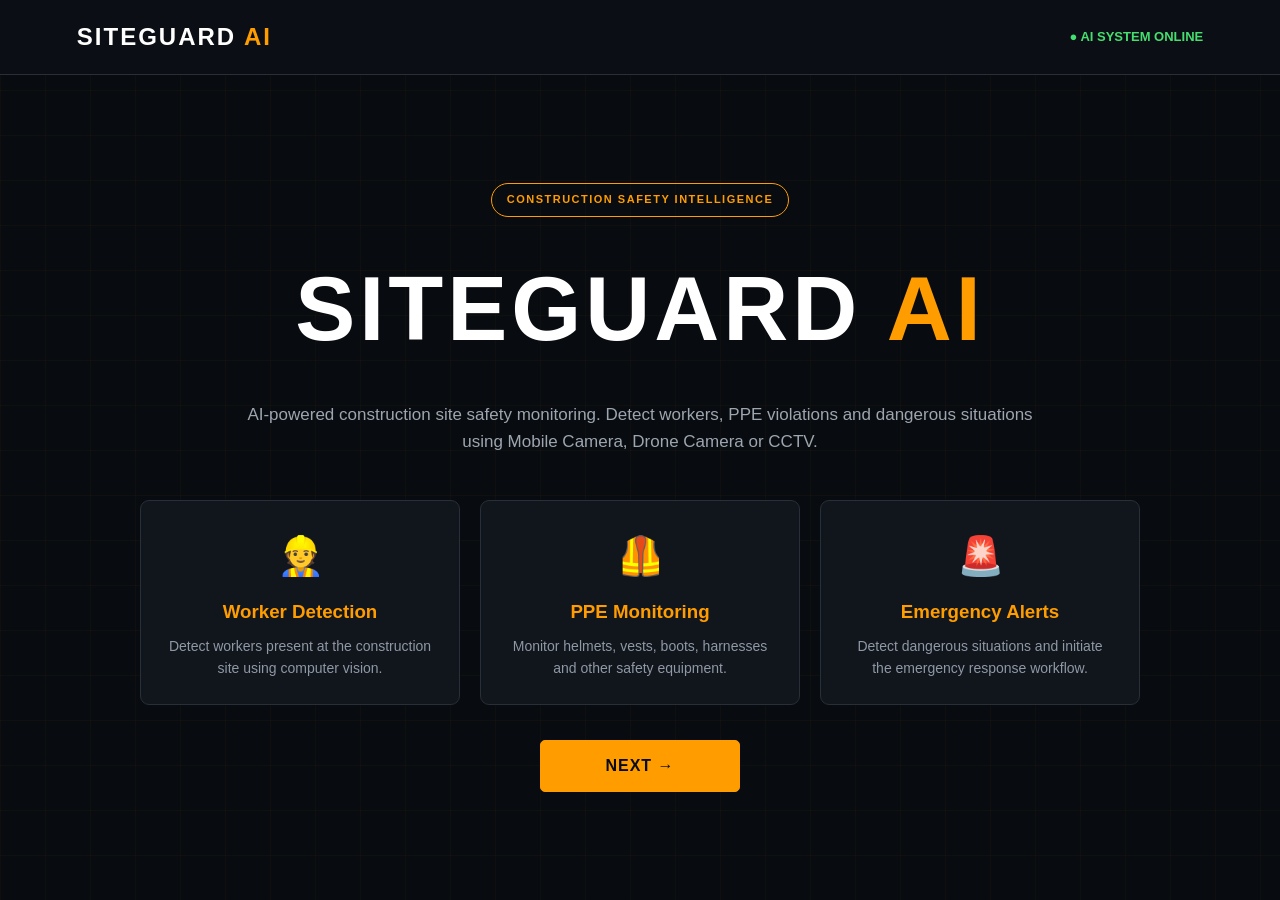
<file: index.html>
<!DOCTYPE html>
<html lang="en">

<head>
    <meta charset="UTF-8">
    <meta name="viewport" content="width=device-width, initial-scale=1.0">

    <title>SiteGuard AI</title>

    <link rel="stylesheet" href="style.css">
</head>

<body>

<header class="topbar">

    <div class="logo">
        SITEGUARD <span>AI</span>
    </div>

    <div class="system-status">
        ● AI SYSTEM ONLINE
    </div>

</header>


<main class="hero">

    <div class="hero-badge">
        CONSTRUCTION SAFETY INTELLIGENCE
    </div>

    <h1>
        SITEGUARD <span>AI</span>
    </h1>

    <p>
        AI-powered construction site safety monitoring.
        Detect workers, PPE violations and dangerous situations
        using Mobile Camera, Drone Camera or CCTV.
    </p>


    <div class="feature-grid">

        <div class="feature-card">

            <div class="feature-icon">
                👷
            </div>

            <h3>
                Worker Detection
            </h3>

            <p>
                Detect workers present at the construction site
                using computer vision.
            </p>

        </div>


        <div class="feature-card">

            <div class="feature-icon">
                🦺
            </div>

            <h3>
                PPE Monitoring
            </h3>

            <p>
                Monitor helmets, vests, boots, harnesses
                and other safety equipment.
            </p>

        </div>


        <div class="feature-card">

            <div class="feature-icon">
                🚨
            </div>

            <h3>
                Emergency Alerts
            </h3>

            <p>
                Detect dangerous situations and initiate
                the emergency response workflow.
            </p>

        </div>

    </div>


    <a
        href="precautions.html"
        class="btn hero-button"
    >
        NEXT →
    </a>

</main>

</body>
</html>
</file>
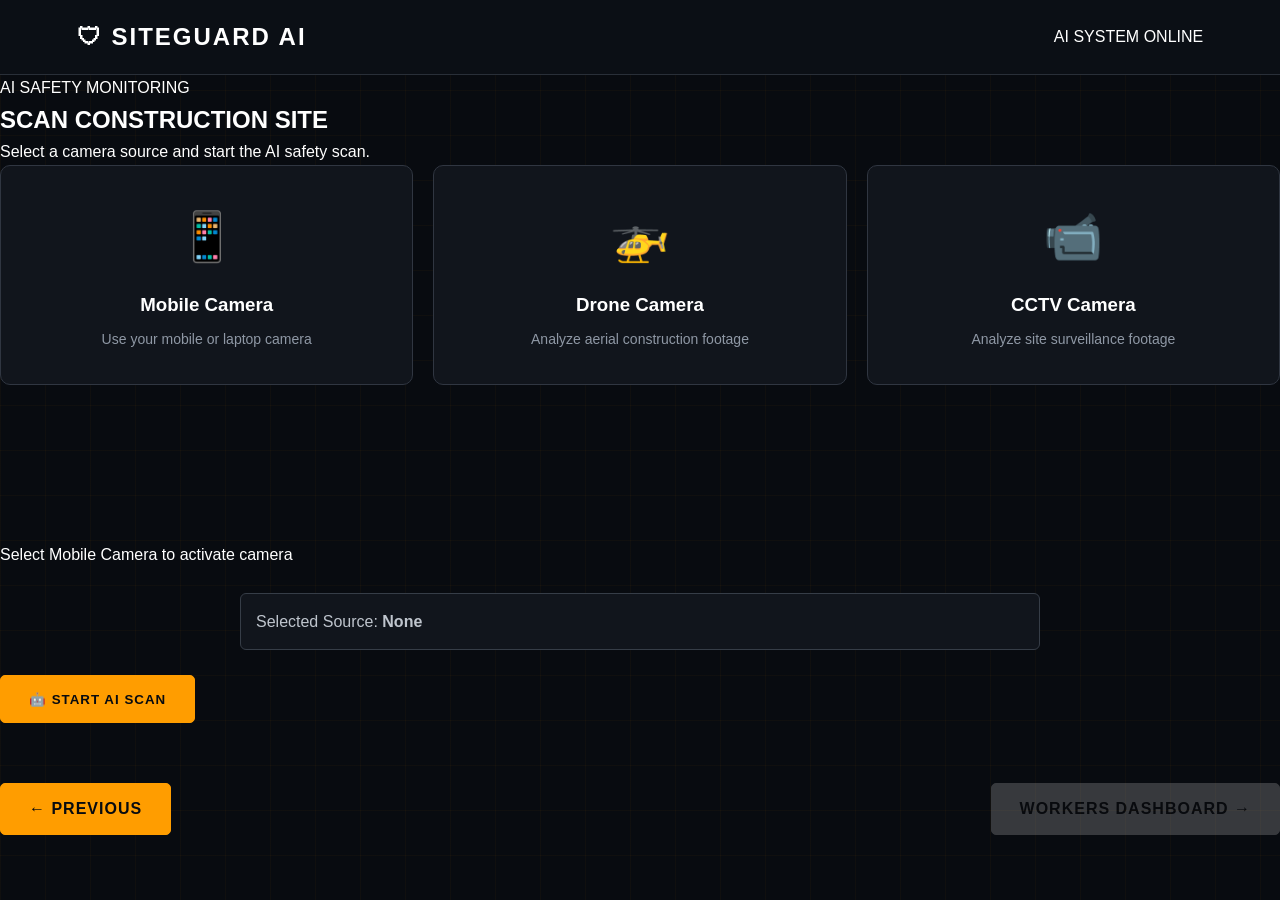
<file: dashboard.html>
<!DOCTYPE html>
<html lang="en">

<head>

    <meta charset="UTF-8">

    <meta
        name="viewport"
        content="width=device-width, initial-scale=1.0"
    >

    <title>Workers Dashboard - SiteGuard AI</title>

    <link rel="stylesheet" href="style.css">

</head>


<body>


<header class="topbar">

    <div class="logo">
        SITEGUARD <span>AI</span>
    </div>

    <div class="system-status">
        ● AI SYSTEM ONLINE
    </div>

</header>


<main class="page-container">


    <div class="page-header">

        <div class="hero-badge">
            SITE MONITORING DASHBOARD
        </div>

        <h1>
            WORKERS <span>DASHBOARD</span>
        </h1>

        <p>
            Worker safety and PPE compliance from
            the latest AI scan.
        </p>

    </div>


    <div id="dashboardMessage"></div>


    <div class="dashboard-grid">


        <div class="stat-card">

            <h3>
                WORKERS DETECTED
            </h3>

            <div
                id="workersDetected"
                class="stat-number"
            >
                0
            </div>

        </div>


        <div class="stat-card safe">

            <h3>
                SAFE WORKERS
            </h3>

            <div
                id="safeWorkers"
                class="stat-number"
            >
                0
            </div>

        </div>


        <div class="stat-card danger">

            <h3>
                VIOLATIONS
            </h3>

            <div
                id="violations"
                class="stat-number"
            >
                0
            </div>

        </div>


        <div class="stat-card warning">

            <h3>
                PPE COMPLIANCE
            </h3>

            <div
                id="overallCompliance"
                class="stat-number"
            >
                0%
            </div>

        </div>

    </div>


    <!-- PPE -->

    <section class="ppe-section">

        <h2>
            PPE COMPLIANCE
        </h2>


        <div class="ppe-item">

            <div class="ppe-label">

                <span>
                    Helmet
                </span>

                <span
                    id="helmetValue"
                    class="ppe-value"
                >
                    0%
                </span>

            </div>

            <div class="ppe-bar">

                <div
                    id="helmetBar"
                    class="ppe-bar-fill"
                ></div>

            </div>

        </div>


        <div class="ppe-item">

            <div class="ppe-label">

                <span>
                    Safety Vest
                </span>

                <span
                    id="vestValue"
                    class="ppe-value"
                >
                    0%
                </span>

            </div>

            <div class="ppe-bar">

                <div
                    id="vestBar"
                    class="ppe-bar-fill"
                ></div>

            </div>

        </div>


        <div class="ppe-item">

            <div class="ppe-label">

                <span>
                    Harness
                </span>

                <span
                    id="harnessValue"
                    class="ppe-value"
                >
                    0%
                </span>

            </div>

            <div class="ppe-bar">

                <div
                    id="harnessBar"
                    class="ppe-bar-fill"
                ></div>

            </div>

        </div>


        <div class="ppe-item">

            <div class="ppe-label">

                <span>
                    Boots
                </span>

                <span
                    id="bootsValue"
                    class="ppe-value"
                >
                    0%
                </span>

            </div>

            <div class="ppe-bar">

                <div
                    id="bootsBar"
                    class="ppe-bar-fill"
                ></div>

            </div>

        </div>

    </section>


    <!-- WORKERS -->

    <section class="worker-section">

        <h2>
            WORKER STATUS
        </h2>


        <div class="worker-header">

            <div>
                WORKER ID
            </div>

            <div>
                STATUS
            </div>

            <div>
                PPE
            </div>

            <div>
                RISK
            </div>

        </div>


        <div id="workerRows">

            <div class="empty-workers">
                No workers detected yet.
            </div>

        </div>

    </section>


    <div class="bottom navigation">

        <a
            href="scanning.html"
            class="btn previous-btn"
        >
            ← PREVIOUS
        </a>


        <a
            href="emergency.html"
            class="btn emergency-button"
        >
            🚨 EMERGENCY ALERTS →
        </a>

    </div>


</main>


<script src="script.js"></script>

</body>

</html>
</file>
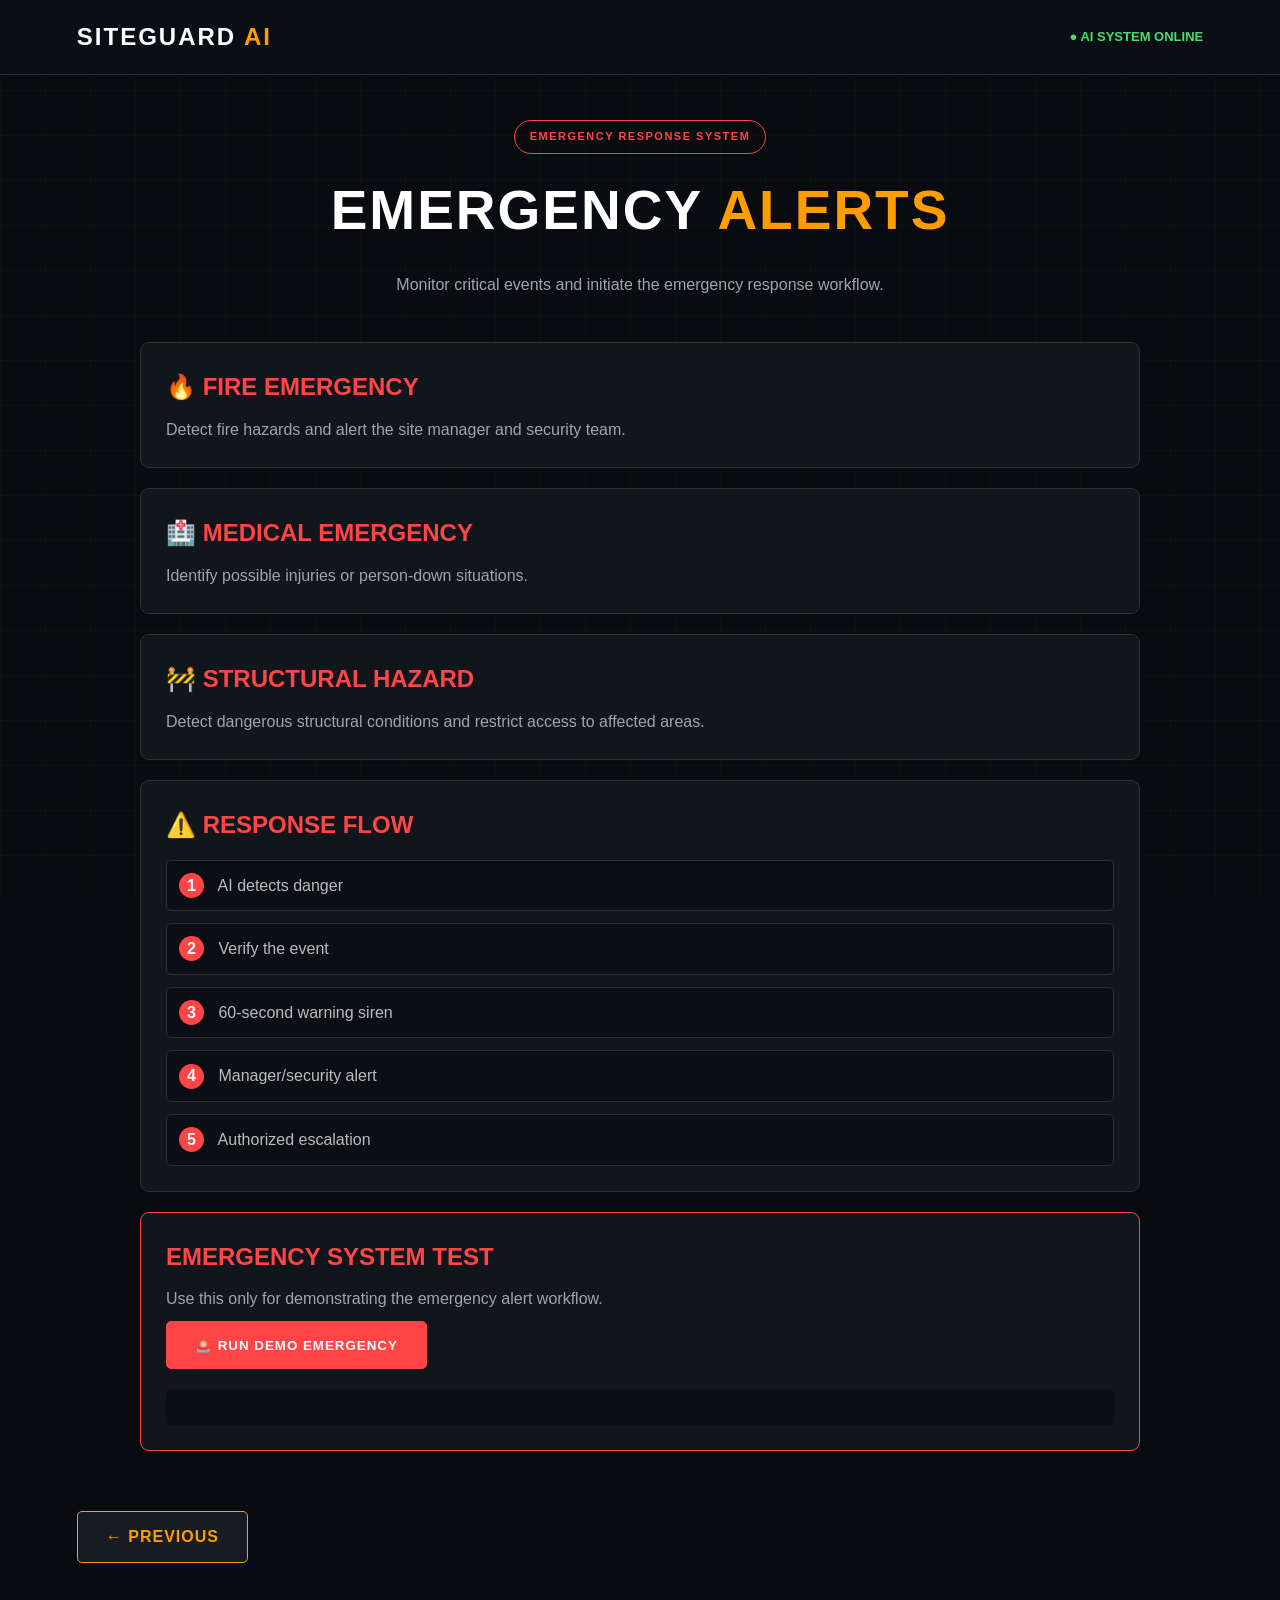
<file: emergency.html>
<!DOCTYPE html>
<html lang="en">

<head>

    <meta charset="UTF-8">

    <meta
        name="viewport"
        content="width=device-width, initial-scale=1.0"
    >

    <title>Emergency Alerts - SiteGuard AI</title>

    <link rel="stylesheet" href="style.css">

</head>


<body>


<header class="topbar">

    <div class="logo">
        SITEGUARD <span>AI</span>
    </div>

    <div class="system-status">
        ● AI SYSTEM ONLINE
    </div>

</header>


<main class="page-container">


    <div class="page-header">

        <div class="hero-badge danger-badge">
            EMERGENCY RESPONSE SYSTEM
        </div>

        <h1>
            EMERGENCY <span>ALERTS</span>
        </h1>

        <p>
            Monitor critical events and initiate
            the emergency response workflow.
        </p>

    </div>


    <div class="emergency-container">


        <div class="emergency-card">

            <h2>
                🔥 FIRE EMERGENCY
            </h2>

            <p>
                Detect fire hazards and alert the site
                manager and security team.
            </p>

        </div>


        <div class="emergency-card">

            <h2>
                🏥 MEDICAL EMERGENCY
            </h2>

            <p>
                Identify possible injuries or person-down
                situations.
            </p>

        </div>


        <div class="emergency-card">

            <h2>
                🚧 STRUCTURAL HAZARD
            </h2>

            <p>
                Detect dangerous structural conditions
                and restrict access to affected areas.
            </p>

        </div>


        <div class="emergency-card">

            <h2>
                ⚠️ RESPONSE FLOW
            </h2>


            <div class="response-flow">

                <div>
                    <span>1</span>
                    AI detects danger
                </div>

                <div>
                    <span>2</span>
                    Verify the event
                </div>

                <div>
                    <span>3</span>
                    60-second warning siren
                </div>

                <div>
                    <span>4</span>
                    Manager/security alert
                </div>

                <div>
                    <span>5</span>
                    Authorized escalation
                </div>

            </div>

        </div>


        <div class="emergency-test">

            <h2>
                EMERGENCY SYSTEM TEST
            </h2>

            <p>
                Use this only for demonstrating the
                emergency alert workflow.
            </p>


            <button
                class="btn emergency-test-button"
                onclick="testEmergency()"
            >
                🚨 RUN DEMO EMERGENCY
            </button>


            <div
                id="emergencyResult"
                class="emergency-result"
            ></div>

        </div>

    </div>


    <div class="bottom navigation">

        <a
            href="dashboard.html"
            class="btn previous-btn"
        >
            ← PREVIOUS
        </a>

    </div>


</main>


<script src="script.js"></script>

</body>

</html>
</file>
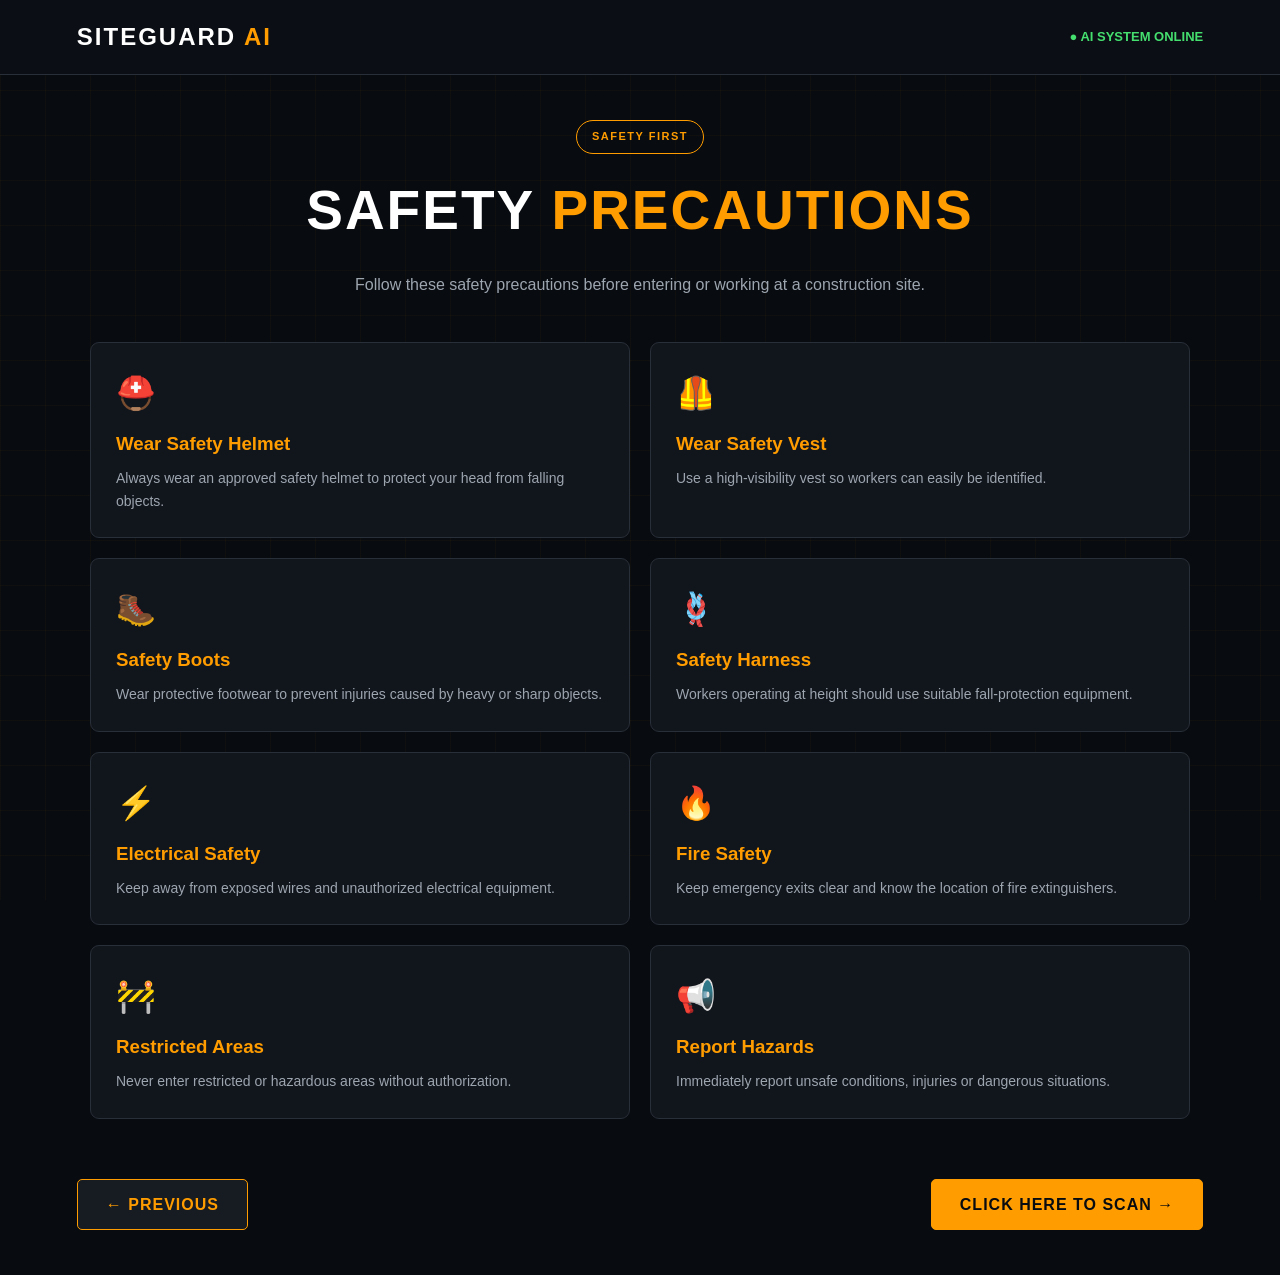
<file: precautions.html>
<!DOCTYPE html>
<html lang="en">

<head>

    <meta charset="UTF-8">

    <meta
        name="viewport"
        content="width=device-width, initial-scale=1.0"
    >

    <title>Safety Precautions - SiteGuard AI</title>

    <link rel="stylesheet" href="style.css">

</head>

<body>


<header class="topbar">

    <div class="logo">
        SITEGUARD <span>AI</span>
    </div>

    <div class="system-status">
        ● AI SYSTEM ONLINE
    </div>

</header>


<main class="page-container">


    <div class="page-header">

        <div class="hero-badge">
            SAFETY FIRST
        </div>

        <h1>
            SAFETY <span>PRECAUTIONS</span>
        </h1>

        <p>
            Follow these safety precautions before entering
            or working at a construction site.
        </p>

    </div>


    <div class="precautions-grid">


        <div class="precaution-card">

            <div class="precaution-icon">
                ⛑️
            </div>

            <h3>
                Wear Safety Helmet
            </h3>

            <p>
                Always wear an approved safety helmet to
                protect your head from falling objects.
            </p>

        </div>


        <div class="precaution-card">

            <div class="precaution-icon">
                🦺
            </div>

            <h3>
                Wear Safety Vest
            </h3>

            <p>
                Use a high-visibility vest so workers
                can easily be identified.
            </p>

        </div>


        <div class="precaution-card">

            <div class="precaution-icon">
                🥾
            </div>

            <h3>
                Safety Boots
            </h3>

            <p>
                Wear protective footwear to prevent
                injuries caused by heavy or sharp objects.
            </p>

        </div>


        <div class="precaution-card">

            <div class="precaution-icon">
                🪢
            </div>

            <h3>
                Safety Harness
            </h3>

            <p>
                Workers operating at height should use
                suitable fall-protection equipment.
            </p>

        </div>


        <div class="precaution-card">

            <div class="precaution-icon">
                ⚡
            </div>

            <h3>
                Electrical Safety
            </h3>

            <p>
                Keep away from exposed wires and
                unauthorized electrical equipment.
            </p>

        </div>


        <div class="precaution-card">

            <div class="precaution-icon">
                🔥
            </div>

            <h3>
                Fire Safety
            </h3>

            <p>
                Keep emergency exits clear and know
                the location of fire extinguishers.
            </p>

        </div>


        <div class="precaution-card">

            <div class="precaution-icon">
                🚧
            </div>

            <h3>
                Restricted Areas
            </h3>

            <p>
                Never enter restricted or hazardous
                areas without authorization.
            </p>

        </div>


        <div class="precaution-card">

            <div class="precaution-icon">
                📢
            </div>

            <h3>
                Report Hazards
            </h3>

            <p>
                Immediately report unsafe conditions,
                injuries or dangerous situations.
            </p>

        </div>

    </div>


    <div class="bottom navigation">

        <a
            href="index.html"
            class="btn previous-btn"
        >
            ← PREVIOUS
        </a>


        <a
            href="scanning.html"
            class="btn"
        >
            CLICK HERE TO SCAN →
        </a>

    </div>


</main>

</body>

</html>
</file>
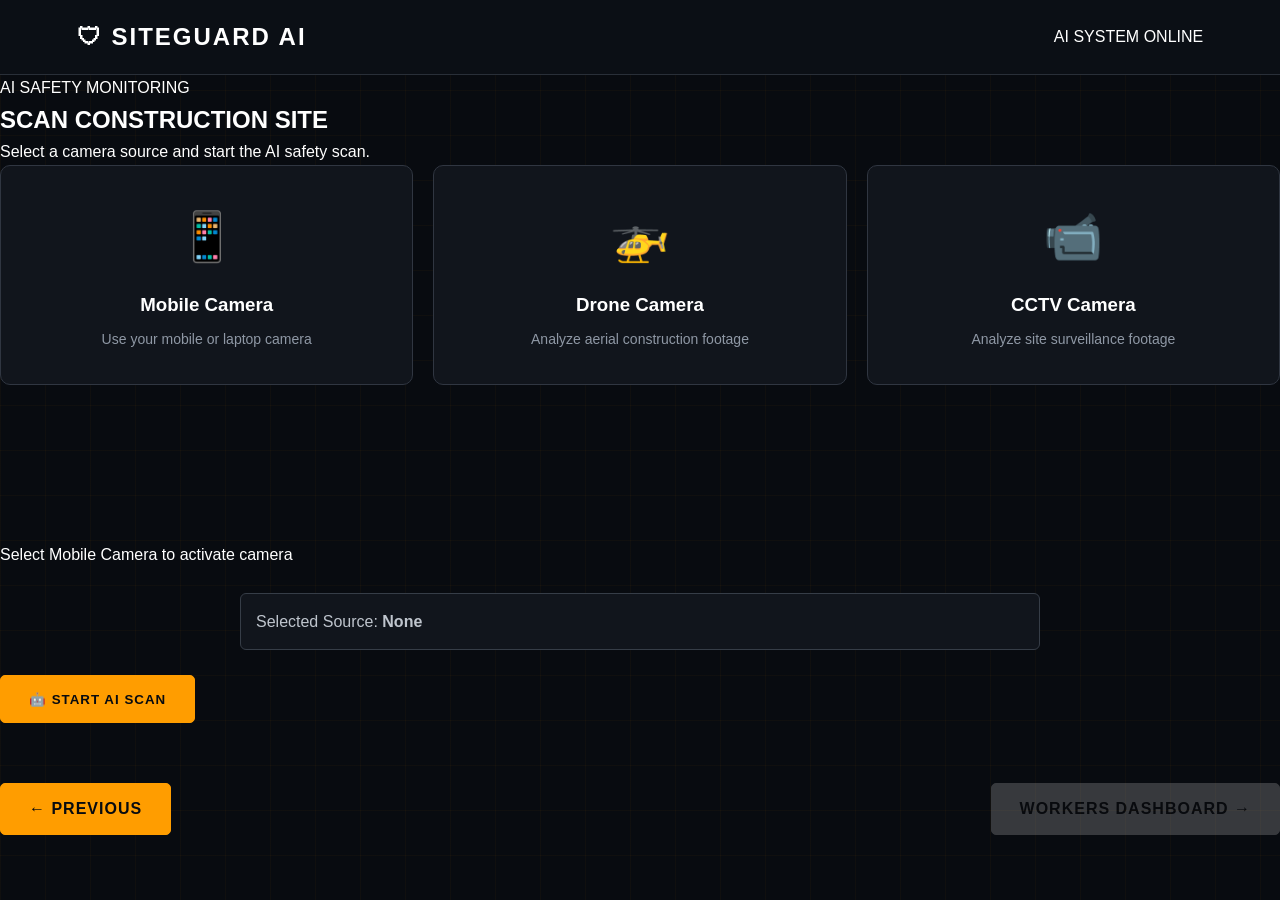
<file: scanning.html>
<!DOCTYPE html>
<html lang="en">
<head>
    <meta charset="UTF-8">
    <meta name="viewport" content="width=device-width, initial-scale=1.0">
    <title>SiteGuard AI - Scanning</title>
    <link rel="stylesheet" href="style.css">
</head>

<body>

<header class="topbar">
    <div class="logo">🛡 SITEGUARD AI</div>
    <div class="status">
        <span class="status-dot"></span>
        AI SYSTEM ONLINE
    </div>
</header>

<main class="page">

    <section class="hero-small">
        <p class="tag">AI SAFETY MONITORING</p>
        <h1>SCAN CONSTRUCTION SITE</h1>
        <p>
            Select a camera source and start the AI safety scan.
        </p>
    </section>

    <!-- CAMERA OPTIONS -->

    <div class="scan-options">

        <div class="scan-card" onclick="selectSource('Mobile Camera', this)">
            <div class="scan-icon">📱</div>
            <h3>Mobile Camera</h3>
            <p>Use your mobile or laptop camera</p>
        </div>

        <div class="scan-card" onclick="selectSource('Drone Camera', this)">
            <div class="scan-icon">🚁</div>
            <h3>Drone Camera</h3>
            <p>Analyze aerial construction footage</p>
        </div>

        <div class="scan-card" onclick="selectSource('CCTV Camera', this)">
            <div class="scan-icon">📹</div>
            <h3>CCTV Camera</h3>
            <p>Analyze site surveillance footage</p>
        </div>

    </div>

    <!-- CAMERA -->

    <div id="cameraSection" class="camera-section">

        <div class="camera-box">

            <video
                id="cameraPreview"
                autoplay
                muted
                playsinline>
            </video>

            <div id="cameraMessage" class="camera-message">
                Select Mobile Camera to activate camera
            </div>

        </div>

    </div>

    <!-- FILE -->

    <div id="fileSection" class="file-section">

        <label for="siteFile">
            Select image or video
        </label>

        <input
            type="file"
            id="siteFile"
            accept="image/*,video/*">

    </div>

    <!-- SELECTED SOURCE -->

    <div class="selected-source">
        Selected Source:
        <strong id="selectedSource">
            None
        </strong>
    </div>

    <!-- SCAN BUTTON -->

    <button
        id="scanButton"
        class="btn primary scan-btn"
        onclick="startAIScan()">

        🤖 START AI SCAN

    </button>

    <!-- PROGRESS -->

    <div id="progressSection" class="progress-section">

        <div class="progress-text">
            <span id="progressMessage">
                Preparing AI scan...
            </span>

            <span id="progressPercent">
                0%
            </span>
        </div>

        <div class="progress-bar">
            <div
                id="progressFill"
                class="progress-fill">
            </div>
        </div>

    </div>

    <!-- RESULT -->

    <div id="scanResult" class="scan-result">

        <div class="result-icon">✓</div>

        <h2>SCAN COMPLETED</h2>

        <p id="resultMessage">
            AI scan results will appear here.
        </p>

    </div>

    <!-- NAVIGATION -->

    <div class="navigation">

        <a
            href="precautions.html"
            class="btn secondary">

            ← PREVIOUS

        </a>

        <a
            id="dashboardButton"
            class="btn disabled"
            aria-disabled="true">

            WORKERS DASHBOARD →

        </a>

    </div>

</main>

<script src="script.js"></script>

</body>
</html>
</file>
<file: style.css>
* {
    margin: 0;
    padding: 0;
    box-sizing: border-box;
}

html {
    scroll-behavior: smooth;
}

body {
    min-height: 100vh;

    background: #080b10;

    color: #ffffff;

    font-family:
        Arial,
        Helvetica,
        sans-serif;

    line-height: 1.6;
}

body::before {
    content: "";

    position: fixed;

    inset: 0;

    pointer-events: none;

    z-index: -1;

    background-image:
        linear-gradient(
            rgba(255, 157, 0, 0.035) 1px,
            transparent 1px
        ),
        linear-gradient(
            90deg,
            rgba(255, 157, 0, 0.035) 1px,
            transparent 1px
        );

    background-size: 45px 45px;
}

a {
    text-decoration: none;
}

button,
input {
    font-family: inherit;
}


/* ================= HEADER ================= */

.topbar {

    height: 75px;

    padding: 0 6%;

    display: flex;

    align-items: center;

    justify-content: space-between;

    background: #0b0f15;

    border-bottom:
        1px solid #292f38;

    position: sticky;

    top: 0;

    z-index: 100;
}

.logo {

    font-size: 24px;

    font-weight: 900;

    letter-spacing: 2px;
}

.logo span {
    color: #ff9d00;
}

.system-status {

    color: #45df6f;

    font-size: 13px;

    font-weight: bold;
}


/* ================= COMMON ================= */

.page-container {

    width: 100%;

    max-width: 1400px;

    margin: auto;

    padding:
        45px 6% 30px;
}

.page-header {

    text-align: center;

    margin-bottom: 45px;
}

.page-header h1 {

    font-size:
        clamp(32px, 5vw, 55px);

    margin:
        12px 0 18px;

    letter-spacing: 2px;
}

.page-header h1 span {
    color: #ff9d00;
}

.page-header p {

    max-width: 750px;

    margin: auto;

    color: #9da5af;
}

.hero-badge {

    display: inline-block;

    padding:
        7px 15px;

    border:
        1px solid #ff9d00;

    border-radius: 20px;

    color: #ff9d00;

    font-size: 11px;

    font-weight: bold;

    letter-spacing: 1.5px;
}

.danger-badge {

    border-color: #ff4545;

    color: #ff4545;
}


/* ================= BUTTON ================= */

.btn {

    display: inline-flex;

    justify-content: center;

    align-items: center;

    min-height: 48px;

    padding:
        12px 28px;

    background: #ff9d00;

    color: #080b10;

    border:
        1px solid #ff9d00;

    border-radius: 5px;

    font-weight: 900;

    letter-spacing: 1px;

    cursor: pointer;

    transition: 0.25s;
}

.btn:hover {

    background: #ffb52e;

    transform:
        translateY(-2px);
}

.btn:disabled {

    opacity: 0.5;

    cursor: not-allowed;

    transform: none;
}

.previous-btn {

    background: #171b22;

    color: #ff9d00;
}

.previous-btn:hover {

    background: #ff9d00;

    color: #080b10;
}

.btn.disabled {

    opacity: 0.3;

    pointer-events: none;

    filter: grayscale(1);
}


/* ================= HERO ================= */

.hero {

    min-height:
        calc(100vh - 75px);

    display: flex;

    flex-direction: column;

    align-items: center;

    justify-content: center;

    text-align: center;

    padding:
        50px 6%;
}

.hero h1 {

    font-size:
        clamp(48px, 9vw, 90px);

    letter-spacing: 4px;

    margin:
        20px 0;
}

.hero h1 span {
    color: #ff9d00;
}

.hero > p {

    max-width: 800px;

    color: #9da5af;

    font-size: 17px;

    margin-bottom: 35px;
}

.hero-button {
    min-width: 200px;
}


/* ================= FEATURES ================= */

.feature-grid {

    width: 100%;

    max-width: 1000px;

    display: grid;

    grid-template-columns:
        repeat(3, 1fr);

    gap: 20px;

    margin:
        10px 0 35px;
}

.feature-card {

    padding: 25px;

    background: #11151c;

    border:
        1px solid #292f38;

    border-radius: 9px;

    transition: 0.25s;
}

.feature-card:hover {

    border-color: #ff9d00;

    transform:
        translateY(-4px);
}

.feature-icon {

    font-size: 38px;

    margin-bottom: 10px;
}

.feature-card h3 {

    color: #ff9d00;

    margin-bottom: 8px;
}

.feature-card p {

    color: #8f98a5;

    font-size: 14px;
}


/* ================= PRECAUTIONS ================= */

.precautions-grid {

    max-width: 1100px;

    margin: auto;

    display: grid;

    grid-template-columns:
        repeat(2, 1fr);

    gap: 20px;
}

.precaution-card {

    background: #11151c;

    border:
        1px solid #292f38;

    border-radius: 9px;

    padding: 25px;

    transition: 0.25s;
}

.precaution-card:hover {

    border-color: #ff9d00;

    transform:
        translateY(-3px);
}

.precaution-icon {

    font-size: 32px;

    margin-bottom: 10px;
}

.precaution-card h3 {

    color: #ff9d00;

    margin-bottom: 8px;
}

.precaution-card p {

    color: #9da5af;

    font-size: 14px;
}


/* ================= SCANNING ================= */

.scan-section {

    width: 100%;

    max-width: 1200px;

    margin: auto;

    text-align: center;
}

.scan-section > h2 {

    color: #ff9d00;

    margin-bottom: 25px;
}

.scan-options {

    display: grid;

    grid-template-columns:
        repeat(3, 1fr);

    gap: 20px;
}

.scan-card {

    min-height: 220px;

    display: flex;

    flex-direction: column;

    justify-content: center;

    align-items: center;

    padding: 30px 20px;

    background: #11151c;

    border:
        1px solid #303641;

    border-radius: 10px;

    cursor: pointer;

    transition: 0.25s;
}

.scan-card:hover {

    border-color: #ff9d00;

    transform:
        translateY(-5px);
}

.scan-card.selected {

    border:
        2px solid #ff9d00;

    box-shadow:
        0 0 25px
        rgba(255,157,0,0.18);
}

.scan-icon {

    font-size: 48px;

    margin-bottom: 15px;
}

.scan-card h3 {

    margin-bottom: 8px;
}

.scan-card.selected h3 {
    color: #ff9d00;
}

.scan-card p {

    color: #8f98a5;

    font-size: 14px;
}

.selected-source {

    max-width: 800px;

    margin:
        25px auto;

    padding: 15px;

    background: #11151c;

    border:
        1px solid #363d47;

    border-radius: 6px;

    color: #bfc5cd;
}


/* ================= CAMERA ================= */

.camera-container,
.upload-container {

    display: none;

    max-width: 850px;

    margin:
        25px auto;

    padding: 25px;

    background: #0d1117;

    border:
        1px solid #343b46;

    border-radius: 10px;
}

.camera-container.active,
.upload-container.active {

    display: block;
}

.camera-container h2,
.upload-container h2 {

    color: #ff9d00;

    margin-bottom: 20px;

    text-align: left;
}

#cameraFeed {

    display: block;

    width: 100%;

    min-height: 300px;

    background: #000000;

    border:
        2px solid #ff9d00;

    border-radius: 8px;

    object-fit: cover;
}

.camera-info {

    color: #8f98a5;

    margin:
        15px 0;
}

.secondary-button {

    background: #171b22;

    color: #ff9d00;
}


/* ================= UPLOAD ================= */

#siteFile {

    width: 100%;

    padding: 18px;

    background: #11151c;

    color: white;

    border:
        1px dashed #ff9d00;

    border-radius: 7px;
}

.upload-container p {

    color: #8f98a5;

    margin-top: 12px;
}


/* ================= PROGRESS ================= */

.scan-progress-container {

    display: none;

    max-width: 850px;

    margin:
        30px auto;

    padding: 20px;

    background: #11151c;

    border:
        1px solid #292f38;

    border-radius: 8px;
}

.scan-progress-container.active {
    display: block;
}

.scan-progress-container h2 {

    color: #ff9d00;

    margin-bottom: 15px;
}

.progress-bar {

    width: 100%;

    height: 15px;

    background: #252b34;

    border-radius: 20px;

    overflow: hidden;
}

.progress-fill {

    width: 0%;

    height: 100%;

    background: #ff9d00;

    transition:
        width 0.2s;
}

.progress-text {

    margin-top: 8px;

    text-align: right;

    color: #ff9d00;

    font-weight: bold;
}


/* ================= RESULT ================= */

.scan-result-box {

    display: none;

    max-width: 850px;

    margin:
        25px auto;

    padding: 25px;

    background: #11151c;

    border:
        2px solid #45df6f;

    border-radius: 8px;

    text-align: left;

    line-height: 1.8;
}

.scan-result-box.active {
    display: block;
}


/* ================= DASHBOARD ================= */

.dashboard-grid {

    max-width: 1200px;

    margin:
        auto auto 30px;

    display: grid;

    grid-template-columns:
        repeat(4, 1fr);

    gap: 18px;
}

.stat-card {

    background: #11151c;

    border:
        1px solid #292f38;

    border-radius: 9px;

    padding: 25px;

    text-align: center;
}

.stat-card h3 {

    color: #8d96a3;

    font-size: 12px;

    margin-bottom: 10px;
}

.stat-number {

    color: white;

    font-size: 38px;

    font-weight: 900;
}

.stat-card.safe {

    border-color: #45df6f;
}

.stat-card.safe .stat-number {
    color: #45df6f;
}

.stat-card.danger {

    border-color: #ff4545;
}

.stat-card.danger .stat-number {
    color: #ff4545;
}

.stat-card.warning {

    border-color: #ff9d00;
}

.stat-card.warning .stat-number {
    color: #ff9d00;
}

#dashboardMessage {

    max-width: 1200px;

    margin:
        0 auto 25px;

    padding: 15px;

    background: #11151c;

    border:
        1px solid #292f38;

    color: #bfc5cd;

    text-align: center;
}


/* ================= PPE ================= */

.ppe-section {

    max-width: 1200px;

    margin:
        auto auto 25px;

    padding: 25px;

    background: #11151c;

    border:
        1px solid #292f38;

    border-radius: 9px;
}

.ppe-section h2 {

    color: #ff9d00;

    margin-bottom: 20px;
}

.ppe-item {

    margin-bottom: 20px;
}

.ppe-label {

    display: flex;

    justify-content: space-between;

    margin-bottom: 7px;

    color: #cfd4da;
}

.ppe-value {

    color: #ff9d00;

    font-weight: bold;
}

.ppe-bar {

    width: 100%;

    height: 10px;

    background: #252b34;

    border-radius: 20px;

    overflow: hidden;
}

.ppe-bar-fill {

    width: 0%;

    height: 100%;

    background: #ff9d00;

    transition:
        width 0.5s;
}


/* ================= WORKERS ================= */

.worker-section {

    max-width: 1200px;

    margin: auto;

    padding: 25px;

    background: #11151c;

    border:
        1px solid #292f38;

    border-radius: 9px;

    overflow-x: auto;
}

.worker-section h2 {

    color: #ff9d00;

    margin-bottom: 20px;
}

.worker-header,
.worker-row {

    min-width: 650px;

    display: grid;

    grid-template-columns:
        1fr 1fr 1.5fr 1fr;

    gap: 15px;

    padding:
        14px 10px;

    border-bottom:
        1px solid #252b34;
}

.worker-header {

    color: #777f8a;

    font-size: 12px;

    font-weight: bold;
}

.worker-row {

    color: #d6dbe0;
}

.empty-workers {

    padding: 25px;

    text-align: center;

    color: #777f8a;
}

.worker-safe {

    color: #45df6f;

    font-weight: bold;
}

.worker-warning {

    color: #ff9d00;

    font-weight: bold;
}

.worker-critical {

    color: #ff4545;

    font-weight: bold;
}


/* ================= EMERGENCY ================= */

.emergency-container {

    max-width: 1000px;

    margin: auto;
}

.emergency-card {

    padding: 25px;

    margin-bottom: 20px;

    background: #11151c;

    border:
        1px solid #392f2f;

    border-radius: 9px;
}

.emergency-card h2 {

    color: #ff4545;

    margin-bottom: 10px;
}

.emergency-card p {

    color: #9da5af;
}

.response-flow {

    display: grid;

    gap: 12px;

    margin-top: 15px;
}

.response-flow div {

    padding: 12px;

    background: #0b0f15;

    border:
        1px solid #292f38;

    border-radius: 5px;

    color: #bbb;
}

.response-flow span {

    display: inline-flex;

    justify-content: center;

    align-items: center;

    width: 25px;

    height: 25px;

    margin-right: 10px;

    background: #ff4545;

    color: white;

    border-radius: 50%;

    font-weight: bold;
}

.emergency-test {

    padding: 25px;

    background: #11151c;

    border:
        1px solid #ff4545;

    border-radius: 9px;
}

.emergency-test h2 {

    color: #ff4545;
}

.emergency-test p {

    color: #9da5af;

    margin:
        10px 0;
}

.emergency-test-button {

    background: #ff4545;

    color: white;

    border-color: #ff4545;
}

.emergency-result {

    margin-top: 20px;

    padding: 18px;

    background: #0b0f15;

    border-radius: 6px;

    color: #ddd;

    line-height: 1.8;
}


/* ================= NAVIGATION ================= */

.navigation {

    display: flex;

    justify-content: space-between;

    align-items: center;

    gap: 20px;

    margin-top: 35px;

    padding:
        25px 0 15px;
}


/* ================= MOBILE ================= */

@media (max-width: 800px) {

    .topbar {

        padding:
            0 5%;
    }

    .logo {

        font-size: 18px;
    }

    .system-status {

        font-size: 9px;
    }

    .feature-grid,
    .scan-options,
    .precautions-grid,
    .dashboard-grid {

        grid-template-columns: 1fr;
    }

    .page-container {

        padding:
            30px 5%;
    }

    .navigation {

        flex-direction: column;
    }

    .navigation .btn {

        width: 100%;
    }

    .hero h1 {

        font-size: 45px;
    }

    #cameraFeed {

        min-height: 230px;
    }

}
</file>
